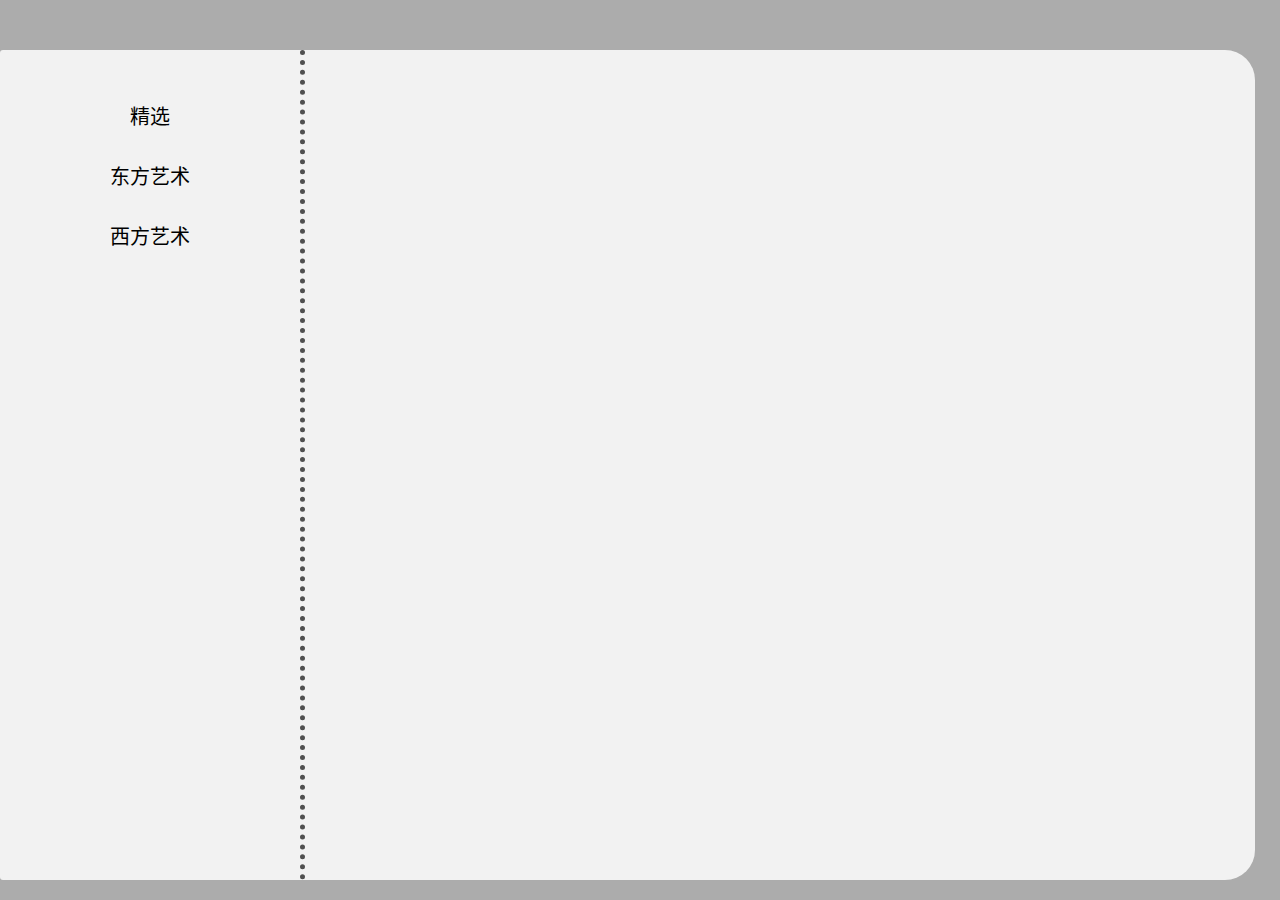
<file: Artico/index.html>
<!DOCTYPE html>
<html lang="zh-CN">

<head>
    <meta charset="UTF-8">
    <meta http-equiv="X-UA-Compatible" content="IE=edge">
    <meta name="viewport" content="width=device-width, initial-scale=1.0">
    <title>Artico</title>
    <link rel="stylesheet" href="css/style.css">
    <script src="js/js-index.js"></script>
</head>

<body>
    <div class="main w">
        <div class="left">
            <button>精选</button>
            <button class="a_e">东方艺术</button>
            <button class="a_w">西方艺术</button>
        </div>
        <div class="center">
            <ul class="east">
            </ul>
            <ul class="west">
            </ul>
        </div>
    </div>
</body>

</html>
</file>
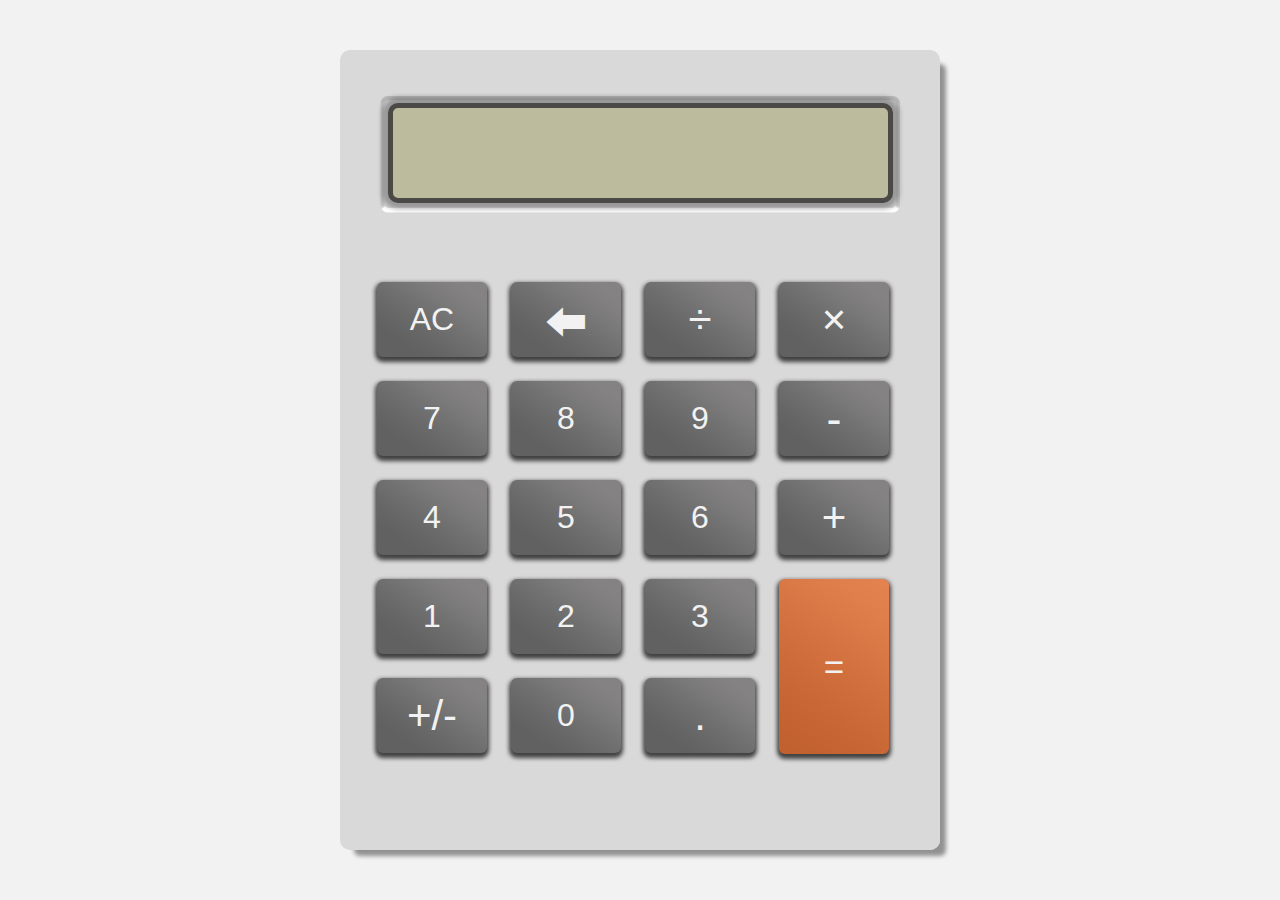
<file: 在线计算器/index.html>
<!DOCTYPE html>
<html lang="zh-CN">

<head>
    <meta charset="UTF-8">
    <meta http-equiv="X-UA-Compatible" content="IE=edge">
    <meta name="viewport" content="width=device-width, initial-scale=1.0">
    <title>在线计算器</title>
    <style>
        @font-face {
            font-family: "SketchRockwell";
            src: url(DIGITAL-Regular.ttf);
        }

        * {
            margin: 0;
            padding: 0;
            border: 0;
        }

        li {
            list-style: none;
        }

        body {
            background-color: #f2f2f2;
        }

        .box {
            position: relative;
            margin: 50px auto;
            width: 600px;
            height: 800px;
        }

        .box img {
            width: 600px;
            height: 800px;
            border-radius: 10px;
            box-shadow: 10px 10px 4px -4px rgba(0, 0, 0, .4);
        }

        .output {
            position: absolute;
            left: 48px;
            top: 53px;
        }

        .output input {
            border: 5px rgba(61, 61, 61, 0.9) solid;
            width: 495px;
            height: 90px;
            outline: none;
            background-color: #bcbb9d;
            border-radius: 10px;
            box-shadow: 0px 0px 5px 6px rgb(0 0 0 / .3);
            text-align: right;
            font-size: 52px;
            color: rgba(31, 30, 30, 0.8);
            font-family: "SketchRockwell";
        }

        .button {
            position: absolute;
            left: 25px;
            top: 220px;
            width: 560px;
            height: 600px;
        }

        .button li button {
            float: left;
            margin: 12px;
            width: 110px;
            height: 75px;
            font-size: 32px;
            color: #f2f2f2;
            background-image: url(img/num.png);
            background-position: center;
            border-radius: 6px;
            box-shadow: 0px 3px 4px 2px rgba(0, 0, 0, .7);
        }

        .button .select {
            float: right;
            width: 110px;
            height: 175px;
            margin-right: 36px;
            font-size: 35px;
            background-image: url(img/=.png);
            background-position: center;
            border-radius: 6px;
            box-shadow: 0px 3px 4px 2px rgba(0, 0, 0, .7);
        }

        button:active {
            background-image: none !important;
            background-color: #616161;
            box-shadow: 0px 3px 8px 4px rgba(0, 0, 0, .2) inset !important;
        }

        .select:active {
            background-image: none !important;
            background-color: #c1612e;
            box-shadow: 0px 3px 8px 4px rgba(0, 0, 0, .2) inset !important;
        }
    </style>
</head>

<body>
    <div class="box">
        <img src="img/input.png">
        <div class="output">
            <input value="" disabled="disabled">
        </div>
        <div class="button">
            <ul>
                <li><button class="clear">AC</button></li>
                <!--0-->
                <li><button class="back" style="font-size: 42px;">⬅</button></li>
                <!--1-->
                <li><button class="operator" style="font-size: 42px;">÷</button></li>
                <!--2-->
                <li><button class="operator" style="font-size: 42px;">×</button></li>
                <!--3-->
                <li><button class="num">7</button></li>
                <!--4-->
                <li><button class="num">8</button></li>
                <!--5-->
                <li><button class="num">9</button></li>
                <!--6-->
                <li><button class="operator" style="font-size: 45px;">-</button></li>
                <!--7-->
                <li><button class="num">4</button></li>
                <!--8-->
                <li><button class="num">5</button></li>
                <!--9-->
                <li><button class="num">6</button></li>
                <!--10-->
                <li><button class="operator" style="font-size: 42px;">+</button></li>
                <!--11-->
                <li><button class="num">1</button></li>
                <!--12-->
                <li><button class="num">2</button></li>
                <!--13-->
                <li><button class="num">3</button></li>
                <!--14-->
                <li><button class="select">=</button></li>
                <!--15-->
                <li><button class="change" style="font-size: 42px;">+/-</button></li>
                <!--16-->
                <li><button class="num">0</button></li>
                <!--17-->
                <li><button class="num" style="font-size: 42px;">.</button></li>
                <!--18-->
            </ul>
        </div>
    </div>
    <script>
        var output = document.querySelector('input')
        var ul = document.querySelector('ul')
        var button = ul.querySelectorAll('button')
        var num = ul.querySelectorAll('.num')
        //第一个数
        var numValue1 = ''
        //第二个数
        var numValue2 = ''
        //操作符
        var opear = ''
        for (var j = 0; j < num.length; j++) {
            num[j].onclick = function () {
                if (opear == '') {
                    numValue1 += this.innerText
                    output.value = numValue1
                } else {
                    numValue2 += this.innerText
                    output.value = numValue1 + opear + numValue2
                }
            }
        }
        num[10].onclick = function () {
            if (opear == '') {
                numValue1 += this.innerText
                output.value = numValue1
            } else {
                numValue2 += this.innerText
                output.value = numValue1 + opear + numValue2
            }
            this.disabled = 'disabled'
        }
        var operators = ul.querySelectorAll('.operator')
        for (i = 0; i < operators.length; i++) {
            operators[i].onclick = function () {
                if (numValue1 !== '') {
                    opear = this.innerText
                    output.value = numValue1 + opear
                    num[10].disabled = ''
                }
            }
        }
        var result = ul.querySelector('.select')
        result.onclick = function () {
            var one = parseFloat(numValue1)
            if (numValue2 !== '') {
                var two = parseFloat(numValue2)
            } else {
                two = parseFloat(numValue1)
            }
            var r = null
            switch (opear) {
                case '+':
                    r = one + two
                    break
                case '-':
                    r = one - two
                    break
                case '×':
                    r = one * two
                    break
                case '÷':
                    if (two == 0) {
                        alert('除数不能为0')
                    } else {
                        r = one / two
                    } break
            }
            numValue1 = r
            numValue2 = ''
            output.value = r
            console.log(one, two);
        }
        var back = ul.querySelector('.back')
        back.onclick = function () {
            if (numValue1.length !== 1 && numValue2 == '' && opear == '') {
                numValue1 = numValue1.substring(0, numValue1.length - 1)
                output.value = numValue1
            } else if (numValue1.length == 1 && opear == '' && numValue2 == '') {
                numValue1 = ''
                output.value = numValue1
            } else if (opear !== '' && numValue2 == '') {
                opear = ''
                output.value = numValue1
            } else if (numValue2.length !== 1) {
                numValue2 = numValue2.substring(0, numValue1.length - 1)
                output.value = numValue1 + opear + numValue2
            } else if (numValue2.length == 1) {
                numValue2 = ''
                output.value = numValue1 + opear
            }
        }
        var change = ul.querySelector('.change')
        change.onclick = function () {
            if (numValue2 == '') {
                numValue1 = -1 * numValue1
                output.value = numValue1
            } else {
                numValue2 = -1 * numValue2
                output.value = numValue1 + opear + numValue2
            }
        }
        var clear = ul.querySelector('.clear')
        clear.onclick = function () {
            numValue1 = ''
            numValue2 = ''
            opear = ''
            output.value = '0'
            num[10].disabled = ''
        }
    </script>
</body>

</html>
</file>
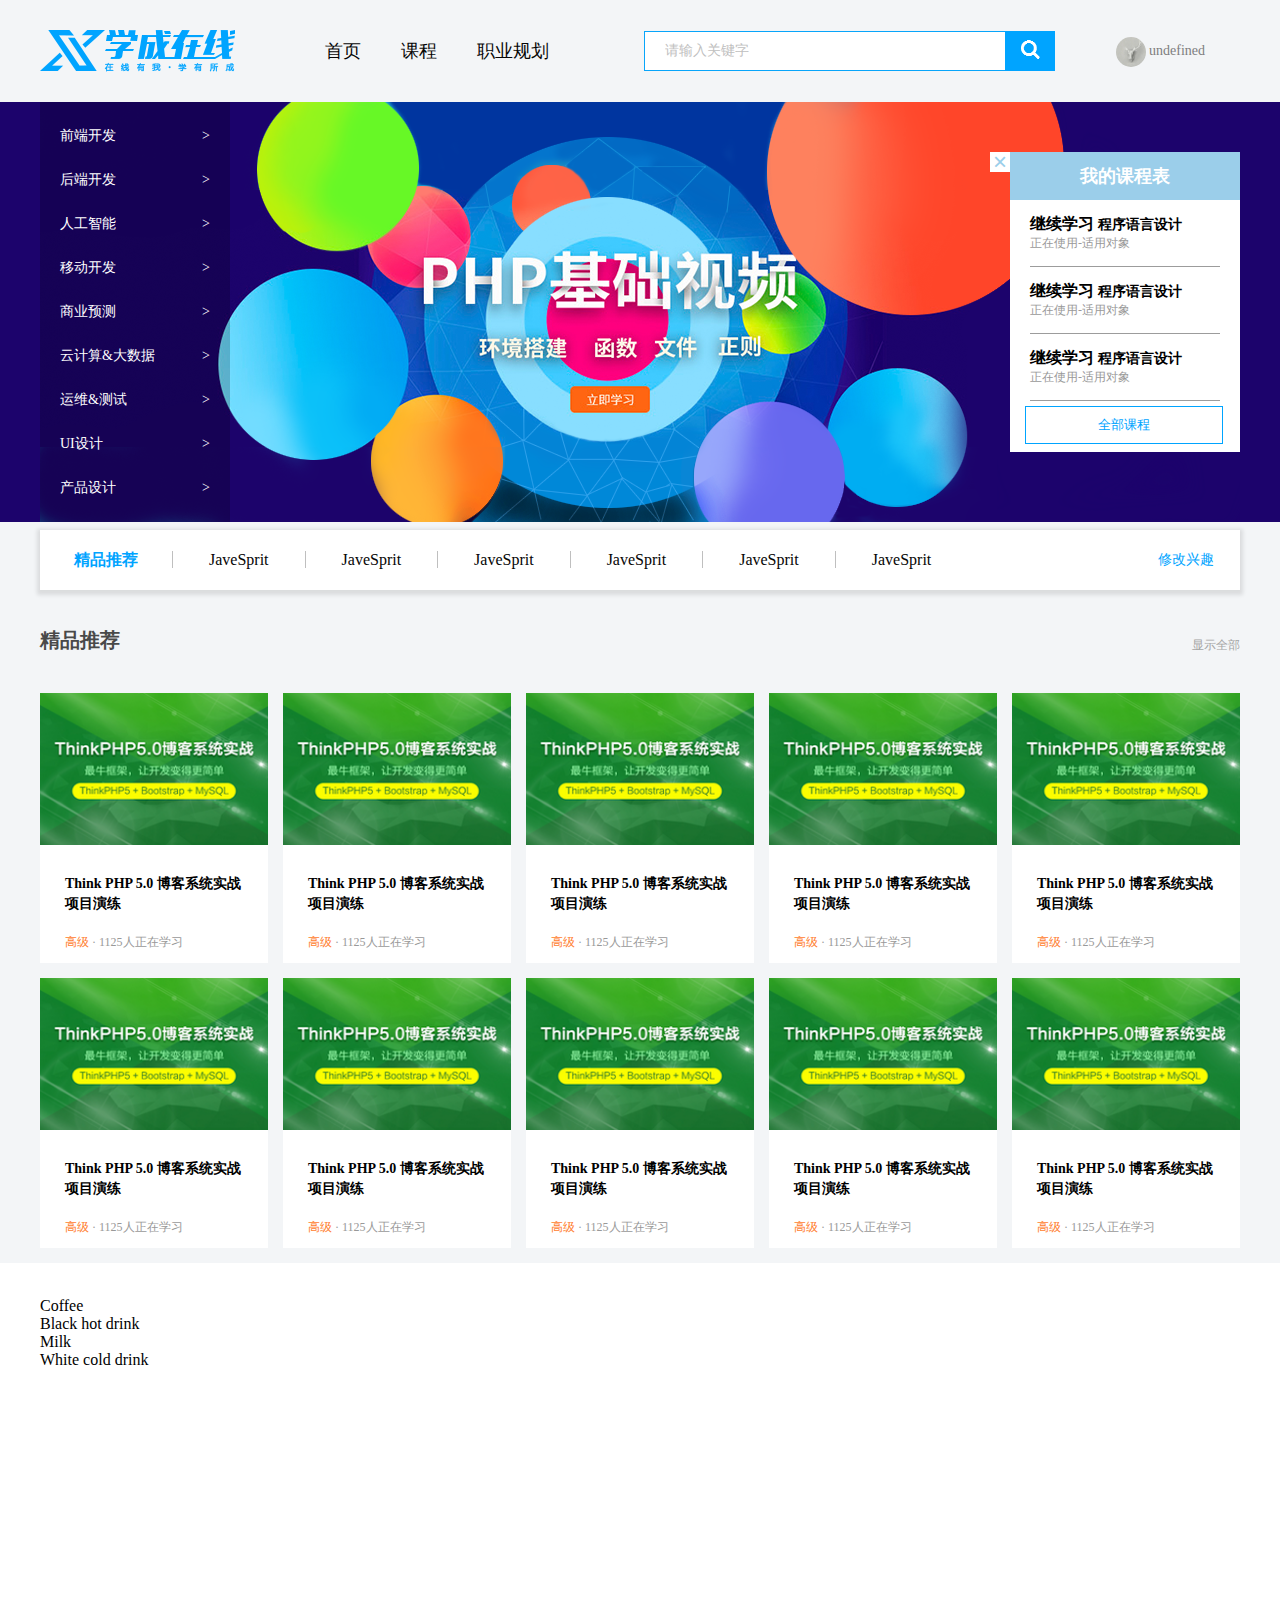
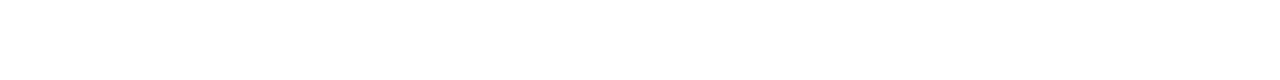
<file: 学成网首页/index.html>
<!DOCTYPE html>
<html>

<head>
    <title>学成在线首页</title>
    <link rel="stylesheet" href="style.css">
</head>

</html>

<body>
    <div class="header w">
        <div class="logo">
            <img src="img/学成在线.png">
        </div>
        <div class="nav">
            <ul>
                <li><a href="#">首页</a></li>
                <li><a href="#">课程</a></li>
                <li><a href="#">职业规划</a></li>
            </ul>
        </div>
        <div class="search">
            <input id="search" type=txet value="请输入关键字">
            <button><img src="img/fa-search.png"></button>
        </div>
        <div class="user">
            <img src="img/user.jpg" align="middle">
            <span>DeepMind</span>
        </div>
    </div>
    <div class="banner">
        <div class="w">
            <div class="subnav">
                <li><a href="#">前端开发<span>></span></a>
                    <ul class="nextnav">
                        <li><a href="#">二级菜单开发</a></li>
                        <li><a href="#">二级开发</a></li>
                        <li><a href="#">二级菜单开发</a></li>
                        <li><a href="#">二级开发</a></li>
                        <li><a href="#">二级菜单开发</a></li>
                        <li><a href="#">二菜开发</a></li>
                        <li><a href="#">二级单开发</a></li>
                        <li><a href="#">二级菜单开发</a></li>
                        <li><a href="#">菜单</a></li>
                    </ul>
                </li>
                <li><a href="#">后端开发<span>></span></a>
                    <ul class="nextnav">
                        <li><a href="#">二单开发</a></li>
                        <li><a href="#">级开发</a></li>
                        <li><a href="#">二菜单开发</a></li>
                        <li><a href="#">二级开刷动啊发</a></li>
                        <li><a href="#">二级单开发</a></li>
                        <li><a href="#">菜发</a></li>
                        <li><a href="#">二单开发</a></li>
                        <li><a href="#">菜单开是大发</a></li>
                        <li><a href="#">菜是单</a></li>
                    </ul>
                </li>
                <li><a href="#">人工智能<span>></span></a></li>
                <li><a href="#">移动开发<span>></span></a></li>
                <li><a href="#">商业预测<span>></span></a></li>
                <li><a href="#">云计算&大数据<span>></span></a></li>
                <li><a href="#">运维&测试<span>></span></a></li>
                <li><a href="#">UI设计<span>></span></a></li>
                <li><a href="#">产品设计<span>></span></a></li>
            </div>
            <div class="course">
                <div class="closeCourse">
                    <button>×</button>
                </div>
                <h2>我的课程表</h2>
                <div class="bd">
                    <ul>
                        <li><a href="#">
                                <h2>继续学习<span>&nbsp程序语言设计</span></h2>
                                <p>正在使用-适用对象</p>
                            </a></li>
                        <li><a href="#">
                                <h2>继续学习<span>&nbsp程序语言设计</span></h2>
                                <p>正在使用-适用对象</p>
                            </a></li>
                        <li><a href="#">
                                <h2>继续学习<span>&nbsp程序语言设计</span></h2>
                                <p>正在使用-适用对象</p>
                            </a></li>
                    </ul>
                    <button>全部课程</button>
                </div>
            </div>

        </div>
    </div>
    <div class="goods w">
        <h3>精品推荐</h3>
        <ul>
            <li><a href="#">JaveSprit</a></li>
            <li><a href="#">JaveSprit</a></li>
            <li><a href="#">JaveSprit</a></li>
            <li><a href="#">JaveSprit</a></li>
            <li><a href="#">JaveSprit</a></li>
            <li><a href="#">JaveSprit</a></li>
        </ul>
        <div class="mod">
            <a href="#">修改兴趣</a>
        </div>
    </div>
    <div class="box-hd w">
        <h3>精品推荐</h3>
        <a href="#">显示全部</a>
    </div>
    <div class="list w">
        <ul class="clearfix">
            <a href="#">
                <li><img src="img/图层133.png" alt="推荐图">
                    <div class="text">
                        <h4>Think PHP 5.0 博客系统实战项目演练</h4>
                        <p>高级<span>&nbsp·&nbsp1125人正在学习</span></p>
                    </div>
                </li>
            </a>
            <a href="#">
                <li><img src="img/图层133.png" alt="推荐图">
                    <div class="text">
                        <h4>Think PHP 5.0 博客系统实战项目演练</h4>
                        <p>高级<span>&nbsp·&nbsp1125人正在学习</span></p>
                    </div>
                </li>
            </a>
            <a href="#">
                <li><img src="img/图层133.png" alt="推荐图">
                    <div class="text">
                        <h4>Think PHP 5.0 博客系统实战项目演练</h4>
                        <p>高级<span>&nbsp·&nbsp1125人正在学习</span></p>
                    </div>
                </li>
            </a>
            <a href="#">
                <li><img src="img/图层133.png" alt="推荐图">
                    <div class="text">
                        <h4>Think PHP 5.0 博客系统实战项目演练</h4>
                        <p>高级<span>&nbsp·&nbsp1125人正在学习</span></p>
                    </div>
                </li>
            </a>
            <a href="#">
                <li><img src="img/图层133.png" alt="推荐图">
                    <div class="text">
                        <h4>Think PHP 5.0 博客系统实战项目演练</h4>
                        <p>高级<span>&nbsp·&nbsp1125人正在学习</span></p>
                    </div>
                </li>
            </a>
            <a href="#">
                <li><img src="img/图层133.png" alt="推荐图">
                    <div class="text">
                        <h4>Think PHP 5.0 博客系统实战项目演练</h4>
                        <p>高级<span>&nbsp·&nbsp1125人正在学习</span></p>
                    </div>
                </li>
            </a>
            <a href="#">
                <li><img src="img/图层133.png" alt="推荐图">
                    <div class="text">
                        <h4>Think PHP 5.0 博客系统实战项目演练</h4>
                        <p>高级<span>&nbsp·&nbsp1125人正在学习</span></p>
                    </div>
                </li>
            </a>
            <a href="#">
                <li><img src="img/图层133.png" alt="推荐图">
                    <div class="text">
                        <h4>Think PHP 5.0 博客系统实战项目演练</h4>
                        <p>高级<span>&nbsp·&nbsp1125人正在学习</span></p>
                    </div>
                </li>
            </a>
            <a href="#">
                <li><img src="img/图层133.png" alt="推荐图">
                    <div class="text">
                        <h4>Think PHP 5.0 博客系统实战项目演练</h4>
                        <p>高级<span>&nbsp·&nbsp1125人正在学习</span></p>
                    </div>
                </li>
            </a>
            <a href="#">
                <li><img src="img/图层133.png" alt="推荐图">
                    <div class="text">
                        <h4>Think PHP 5.0 博客系统实战项目演练</h4>
                        <p>高级<span>&nbsp·&nbsp1125人正在学习</span></p>
                    </div>
                </li>
            </a>
        </ul>
    </div>
    <div class="footer">
        <div class="w">
            <dl>
                <dt>Coffee</dt>
                <dd>Black hot drink</dd>
                <dt>Milk</dt>
                <dd>White cold drink</dd>
            </dl>
        </div>
    </div>
    <script src="script.js"></script>
</body>
</file>
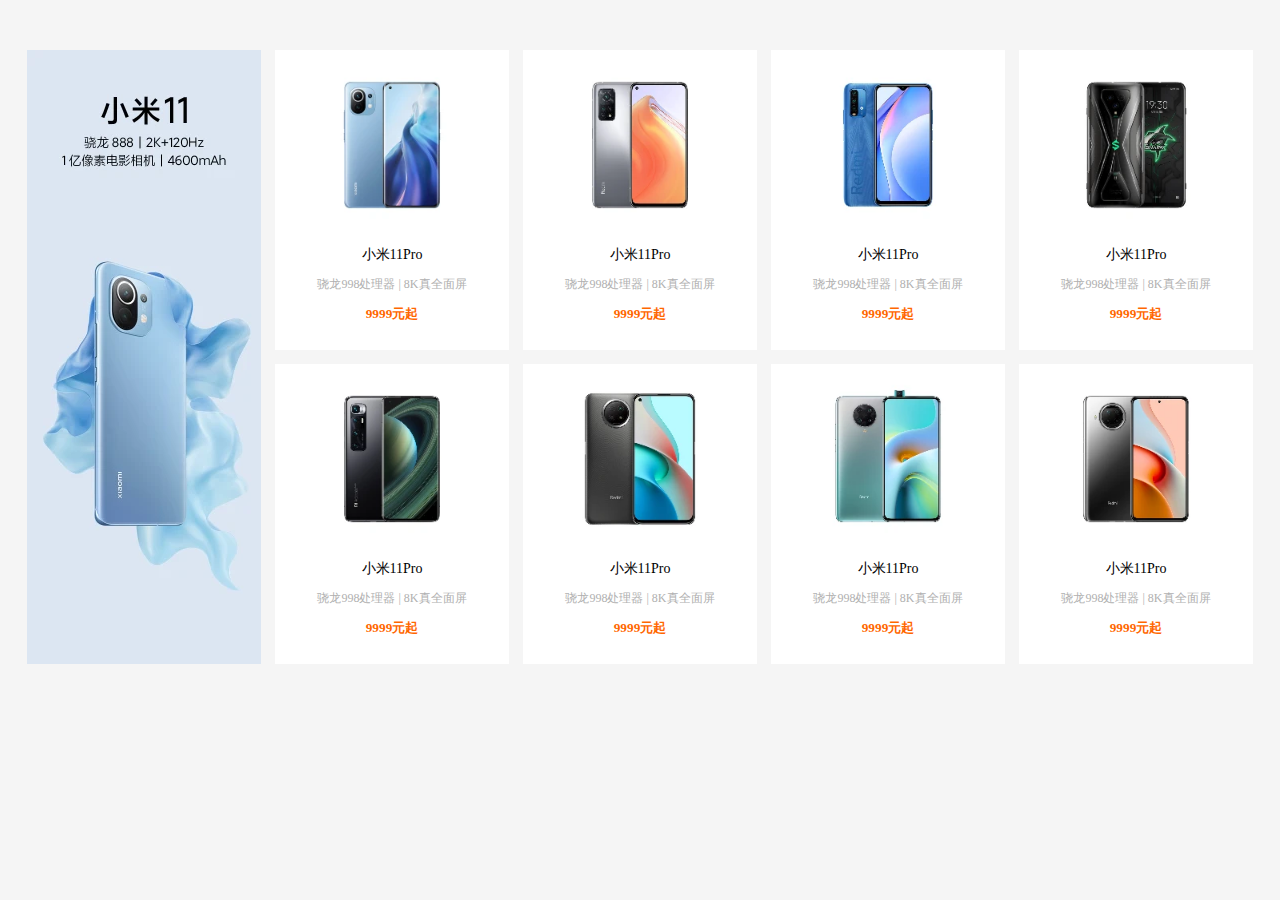
<file: 小米首页/index.html>
<html>
<head>
    <style>
        *{
            margin: 0;
            padding: 0;
        }
        body{
            background-color: #f5f5f5;
        }
        .box{
            width: 1226px;
            height: 614px;
            background-color:#f5f5f5;
            margin: 50px auto;
        }
        .left{
            float: left;
            width: 234px;
            height: 614px;
        }
        .left:hover{
            box-shadow:-10px 10px 15px -4px rgba(0,0,0,.2);
        }
        .right{
            float: left;
            width: 992px;
            height: 614px;
            background-color:#f5f5f5;
        }
        .right>div{
            float: left;
            width: 234px;
            height: 300px;
            background-color: #fff;
            margin-left:14px;
            margin-bottom: 14px;
            text-align: center;
        }
        .right>div:hover{
            box-shadow:10px 10px 20px -4px rgba(39, 39, 39, 0.1);
        }
        .right img{
            width: 160px;
            height: 160px;
            margin: 15px 37px;
        }
        h4{
            font-size: 14px;
            font-weight: 400;
            margin-top: 6px;
        }
        p{
            font-size: 12px;
            margin-top: 12px;
            margin-bottom: 12px;
            color: #b0b0b0;
        }
        em{
            font-style: normal;
            color: #b0b0b0;
        }
        h5{
            color: #ff6700;
        }

    </style>
</head>

<body>
    <div class="box">
        <div class="left">
            <a href="#">
            <img src="img/5.jpg" alt="">
            </a>
        </div>
        <div class="right">
            <div>
                <a href="#">
                    <img src="img/1.jpg" alt=""></a>
                    <h4>小米11Pro</h4>
                    <p>骁龙998处理器
                    <em>|</em>
                    <span>8K真全面屏</span></p>
                    <h5>9999元起</h5>
            </div>
            <div>
                <a href="#">
                    <img src="img/2.jpg" alt=""></a>
                    <h4>小米11Pro</h4>
                    <p>骁龙998处理器
                    <em>|</em>
                    <span>8K真全面屏</span></p>
                    <h5>9999元起</h5>
            </div>
            <div>
                <a href="#">
                    <img src="img/3.jpg" alt=""></a>
                    <h4>小米11Pro</h4>
                    <p>骁龙998处理器
                    <em>|</em>
                    <span>8K真全面屏</span></p>
                    <h5>9999元起</h5>
            </div>
            <div>
                <a href="#">
                    <img src="img/4.jpg" alt=""></a>
                    <h4>小米11Pro</h4>
                    <p>骁龙998处理器
                    <em>|</em>
                    <span>8K真全面屏</span></p>
                    <h5>9999元起</h5>
            </div>
            <div>
                <a href="#">
                    <img src="img/6.jpg" alt=""></a>
                    <h4>小米11Pro</h4>
                    <p>骁龙998处理器
                    <em>|</em>
                    <span>8K真全面屏</span></p>
                    <h5>9999元起</h5>
            </div>
            <div>
                <a href="#">
                    <img src="img/7.jpg" alt=""></a>
                    <h4>小米11Pro</h4>
                    <p>骁龙998处理器
                    <em>|</em>
                    <span>8K真全面屏</span></p>
                    <h5>9999元起</h5>
            </div>
            <div>
                <a href="#">
                    <img src="img/8.jpg" alt=""></a>
                    <h4>小米11Pro</h4>
                    <p>骁龙998处理器
                    <em>|</em>
                    <span>8K真全面屏</span></p>
                    <h5>9999元起</h5>
            </div>
            <div>
                <a href="#">
                    <img src="img/9.jpg" alt=""></a>
                    <h4>小米11Pro</h4>
                    <p>骁龙998处理器
                    <em>|</em>
                    <span>8K真全面屏</span></p>
                    <h5>9999元起</h5>
            </div>
        </div>
    </div>
</body>
</html>
</file>
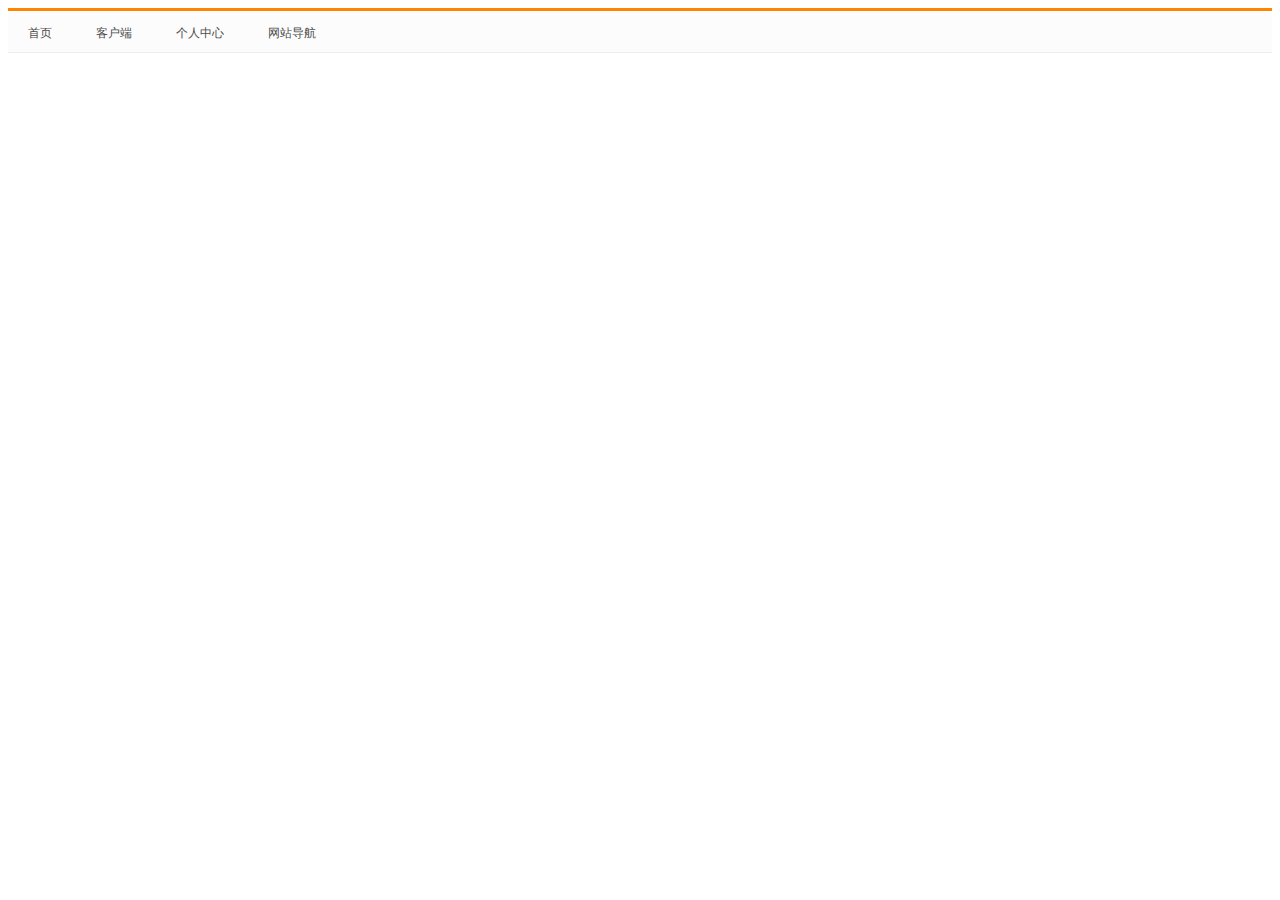
<file: 新浪首页/index.html>
<!DOCTYPE html>
<html lang="cn">
<head>
    <meta charset="UTF-8">
    <title> 新浪</title>
    <link rel="stylesheet" href=css/style.css>
</head>
<body>
    <div class="tittle">
        <a href="#">首页</a>
        <a href="#">客户端</a>
        <a href="#">个人中心</a>
        <a href="#">网站导航</a>
    </div>
</body>
</file>
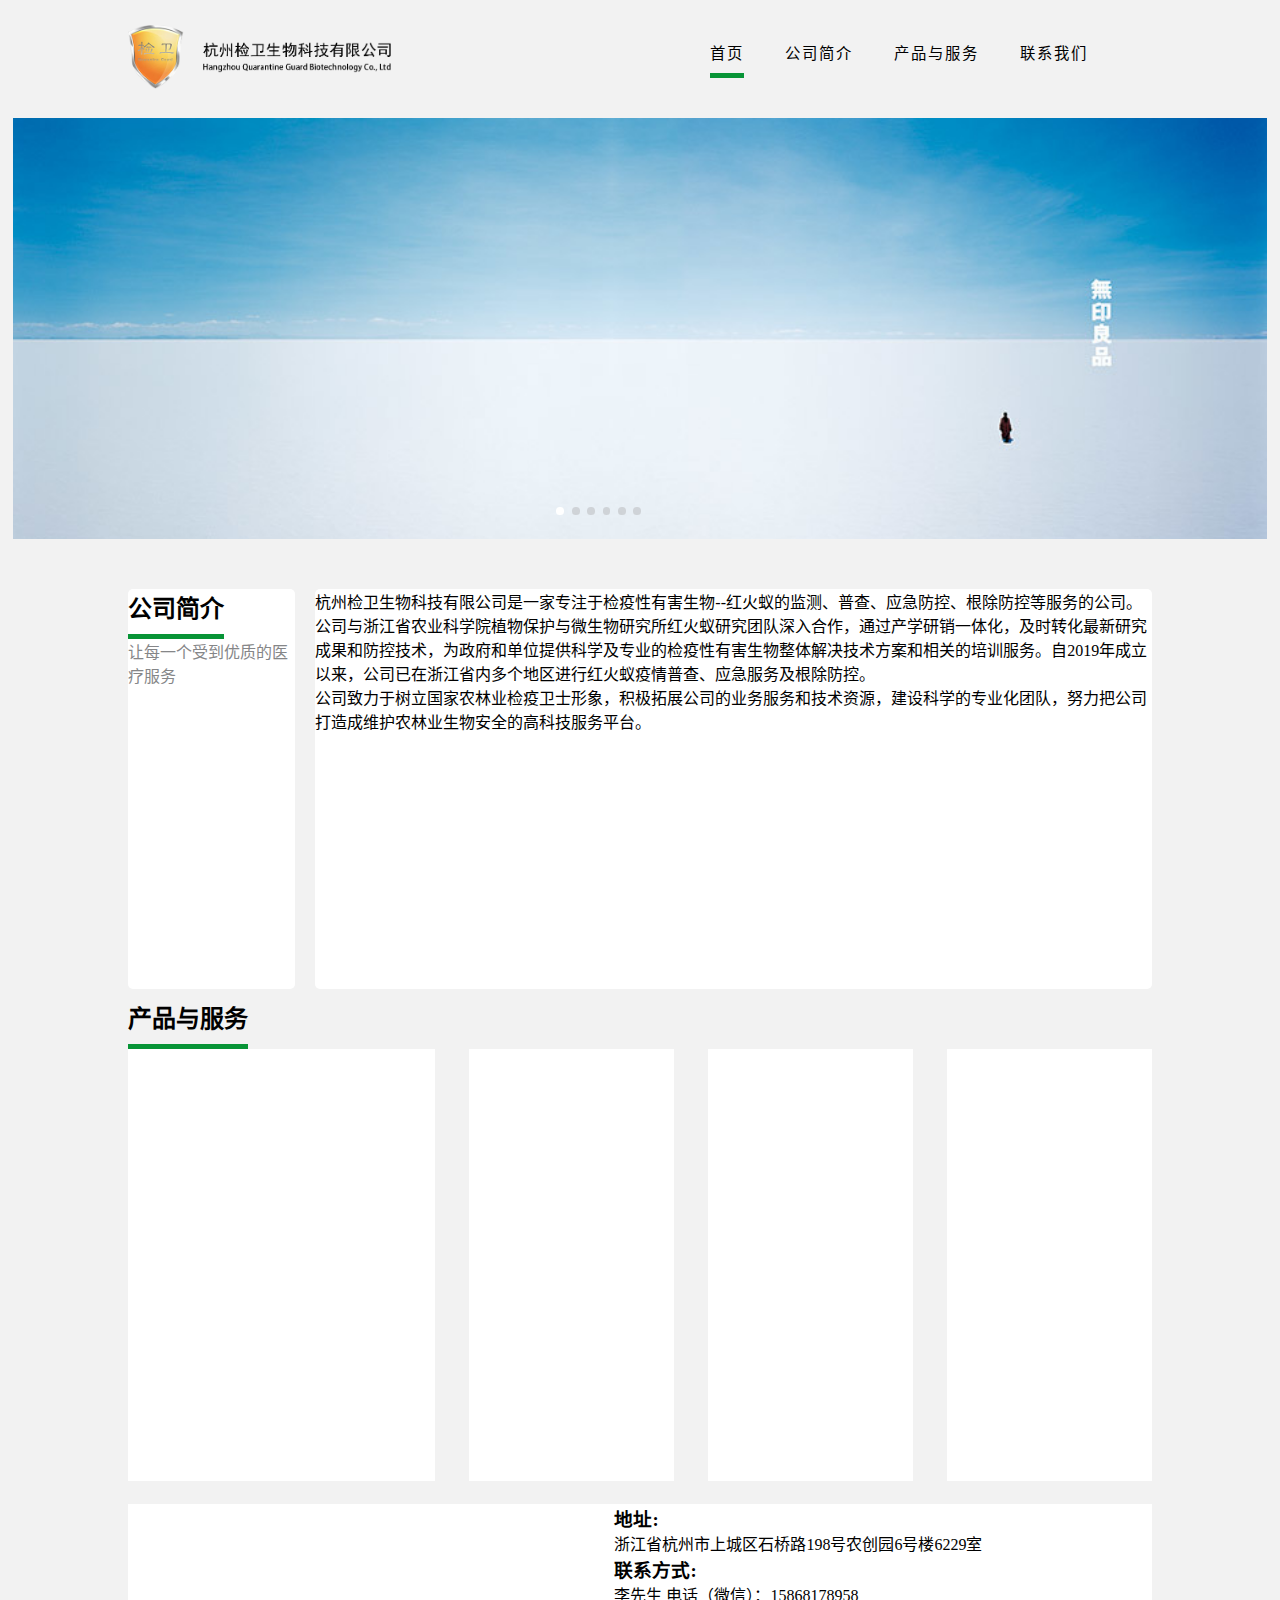
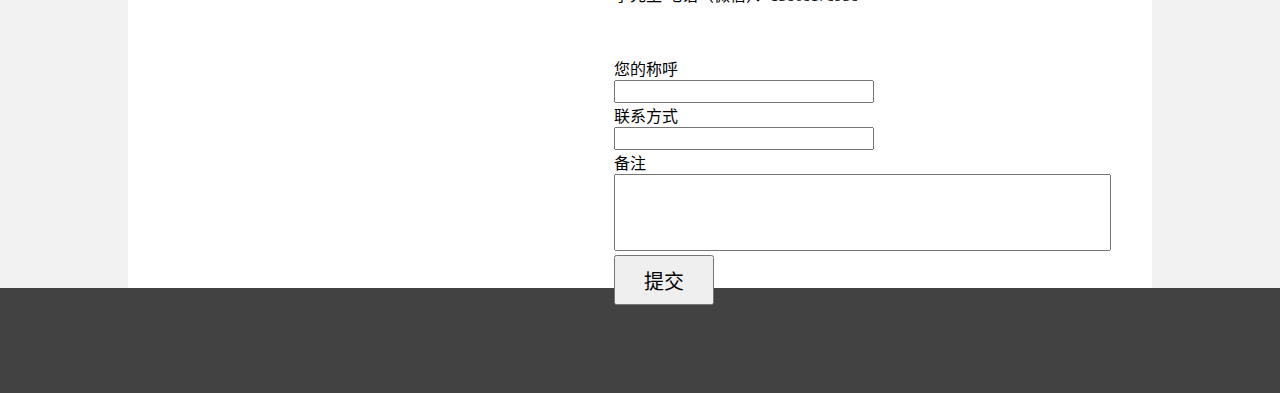
<file: 检卫官网/index.html>
<!DOCTYPE html>
<html lang="zh-CN">

<head>
    <meta charset="UTF-8">
    <meta http-equiv="X-UA-Compatible" content="IE=edge">
    <meta name="viewport" content="width=device-width, initial-scale=1.0">
    <title>Document</title>
    <link rel="stylesheet" href="css/index.css">
</head>

<body>
    <div class="header">
        <div class="logo">
            <a href="#"><img src="img/logo带文字.png" alt="首页logo"></a>
        </div>
        <div class="nav">
            <li class="title"><a href="#">首页</a></li>
            <li><a href="#">公司简介</a></li>
            <li><a href="#">产品与服务</a></li>
            <li><a href="#">联系我们</a></li>
        </div>
    </div>
    <div class="banner">
        <ul>
            <li><img src="img/无印良品地平线海报1.jpg"></li>
            <li><img src="img/无印良品地平线海报2.jpg"></li>
            <li><img src="img/无印良品地平线海报3.jpg"></li>
            <li><img src="img/无印良品地平线海报4.jpg"></li>
            <li><img src="img/无印良品地平线海报5.jpg"></li>
            <li><img src="img/无印良品地平线海报6.jpg"></li>
        </ul>
        <div class="pre">
            <a href="javascript:;">&lt;</a>
        </div>
        <div class="next">
            <a href="javascript:;">&gt;</a>
        </div>
        <ol class="circle">
        </ol>
    </div>
    <div class="jianjie w">
        <div class="jianjie_left">
            <h2 class="title">公司简介</h2><br>
            <span style="color: rgb(133, 134, 136);">让每一个受到优质的医疗服务</span>
        </div>
        <div class="jianjie_right">
            杭州检卫生物科技有限公司是一家专注于检疫性有害生物--红火蚁的监测、普查、应急防控、根除防控等服务的公司。公司与浙江省农业科学院植物保护与微生物研究所红火蚁研究团队深入合作，通过产学研销一体化，及时转化最新研究成果和防控技术，为政府和单位提供科学及专业的检疫性有害生物整体解决技术方案和相关的培训服务。自2019年成立以来，公司已在浙江省内多个地区进行红火蚁疫情普查、应急服务及根除防控。<br>
            公司致力于树立国家农林业检疫卫士形象，积极拓展公司的业务服务和技术资源，建设科学的专业化团队，努力把公司打造成维护农林业生物安全的高科技服务平台。

        </div>
    </div>
    <div class="canpin">
        <div class="canpinbiaoti">
            <h2 class="title">产品与服务</h2>
        </div>
        <ul>
            <li class="active"></li>
            <li></li>
            <li></li>
            <li></li>
        </ul>
    </div>
    <div class="dizhi w">
        <div class="map">
            <iframe src="mod/map3.0.html" frameborder="0" width=100% height=100%>
            </iframe>
        </div>
        <div class="xinxi">
            <h3>地址:</h3>
            浙江省杭州市上城区石桥路198号农创园6号楼6229室
            <h3>联系方式:</h3>
            李先生 电话（微信）：15868178958
            <form action="mail.php" id="user_data">
                您的称呼<input type="text" name="user_name" id="uesr_name">
                联系方式<input type="text" name="uesr_tel" id="user_tel">
                备注<br><textarea rows="5" cols="60"></textarea>
                <br>
                <button type="submit">提交</button>
            </form>
        </div>

    </div>
    <div class="foot">

    </div>
</body>
<script src="../lib/jQuery.js"></script>
<script src="../lib/jQuery.js"></script>
<script src="mod/animate.js"></script>
<script src="js/index.js"></script>

</html>
</file>
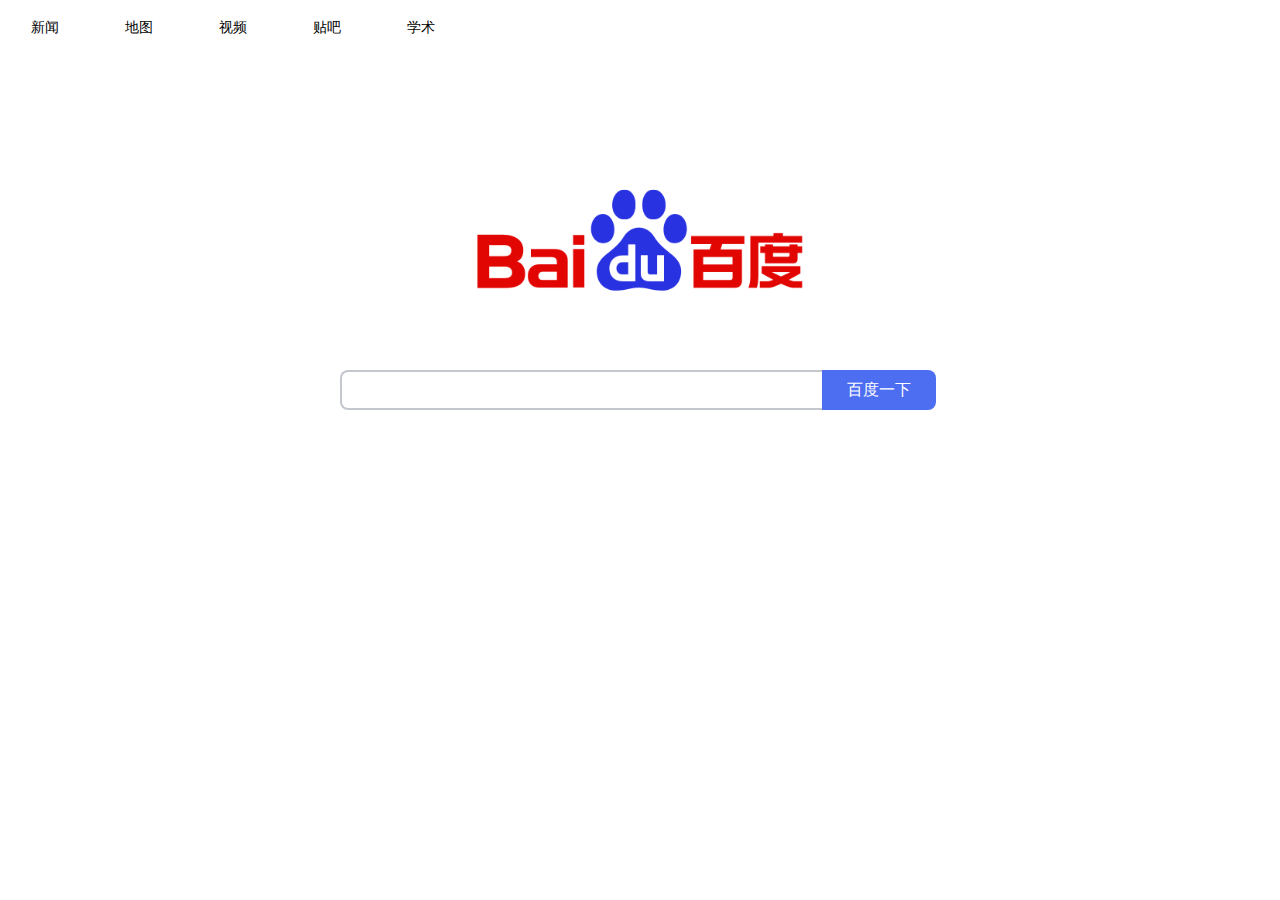
<file: 百度/index.html>
<!DOCTYPE html>
<html lang="cn">
<head>
    <meta charset="UTF-8">
    <title>百度</title>
    <link rel="stylesheet" href=css/style.css>
</head>
<body>
<div class="header">
    <div class="list">
    <a href="http://news.baidu.com"target="_blank">新闻</a>
    <a href="https://map.baidu.com/@12735043.78,4289480.73,12z"target="_blank">地图</a>
    <a href="https://haokan.baidu.com/?sfrom=baidu-top" target="_blank">视频</a>
    <a href="http://tieba.baidu.com/" target="_blank">贴吧</a>
    <a href="https://xueshu.baidu.com/" target="_blank">学术</a>
    </div>
    <div class="weather">
    <iframe width="280" scrolling="no" height="60px" frameborder="0" allowtransparency="true" src="http://i.tianqi.com/index.php?c=code&id=34&icon=1&num=3"></iframe>
    </div>
</div>    
<div class="body">
    <div class="logo">
        <a href="http://www.baidu.com" target="_blank" title="首页">
        <img src=css/img/1.png alt="百度一下 你就知道">
        </a>
    </div>  
    <div class="search">
        <div class="left">
            <input class=input type="text">
        </div>
        <div class="right">
            <input class=submit type="submit" value="百度一下">
        </div>
    </div>
</div>    
</body>
</file>
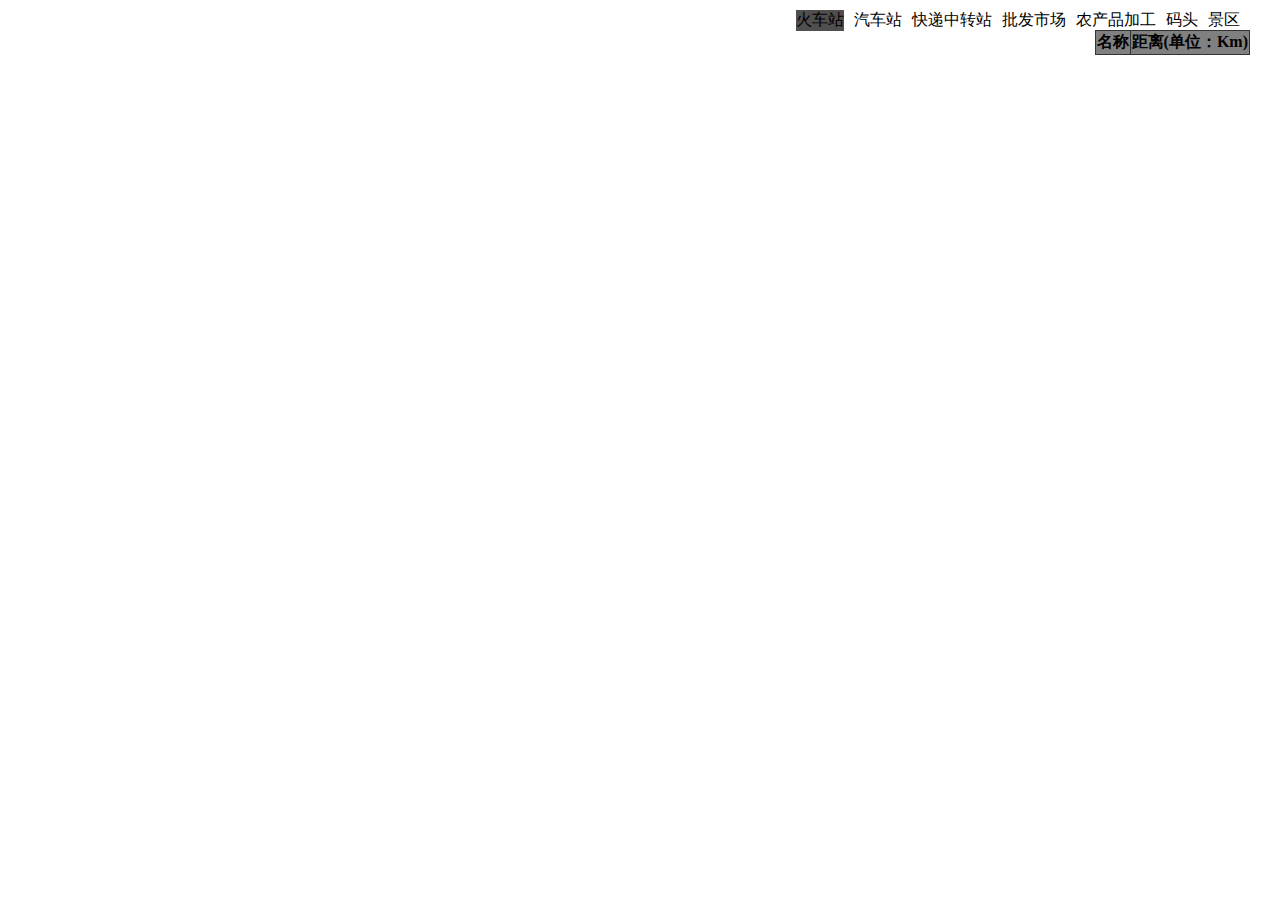
<file: 距离查询/index.html>
<!doctype html>
<html>

<head>
    <meta charset="utf-8">
    <meta http-equiv="X-UA-Compatible" content="IE=edge">
    <meta name="viewport" content="initial-scale=1.0, user-scalable=no, width=device-width">
    <link rel="stylesheet" href="https://a.amap.com/jsapi_demos/static/demo-center/css/demo-center.css" />
    <meta name="viewport" content="initial-scale=1.0, user-scalable=no">
    <title>地图显示</title>
    <style>
        html,
        body,
        #container {
            width: 100%;
            height: 100%;
        }

        #panel {
            position: absolute;
            background-color: white;
            max-height: 90%;
            overflow-y: auto;
            top: 30px;
            right: 10px;
            width: 380px;
        }

        .tab {
            position: absolute;

            right: 30px;
            top: 10px;

        }

        .tab .title {
            float: left;
            margin-right: 10px;
        }

        .tab .active {
            background: rgb(80, 78, 78);
        }

        table {
            position: absolute;
            right: 30px;
            top: 30px;
            border-collapse: collapse;
            text-align: center;
        }

        th,
        td {
            border: 1px solid #333;

        }
    </style>
</head>

<body>
    <div id="container"></div>
    <div class="tab">
        <div class="title active">火车站</div>
        <div class="title">汽车站</div>
        <div class="title">快递中转站</div>
        <div class="title">批发市场</div>
        <div class="title">农产品加工</div>
        <div class="title">码头</div>
        <div class="title">景区</div>
    </div>
    <div id="panel"></div>
    <table>
        <thead>
            <tr bgcolor="gray">
                <th>名称</th>
                <th>距离(单位：Km)</th>
            </tr>
        </thead>
        <tbody>
        </tbody>
    </table>
    <!-- 加载地图JSAPI脚本 -->
    <script type="text/javascript">
        window._AMapSecurityConfig = {
            securityJsCode: '1ae16bef88b07b0dba85902a3f50e524',
        }
    </script>
    <script type="text/javascript"
        src="https://webapi.amap.com/maps?v=2.0&key=331f465b12fd3c9a3ca8e8f30af0f8a8"></script>
    <script>
        var map = new AMap.Map('container', {
            viewMode: '2D', // 默认使用 2D 模式，如果希望使用带有俯仰角的 3D 模式，请设置 viewMode: '3D',
            zoom: 15, //初始化地图层级
        });
    </script>

    <script src="plugin.js"></script>
    <script>

    </script>
</body>

</html>
</file>
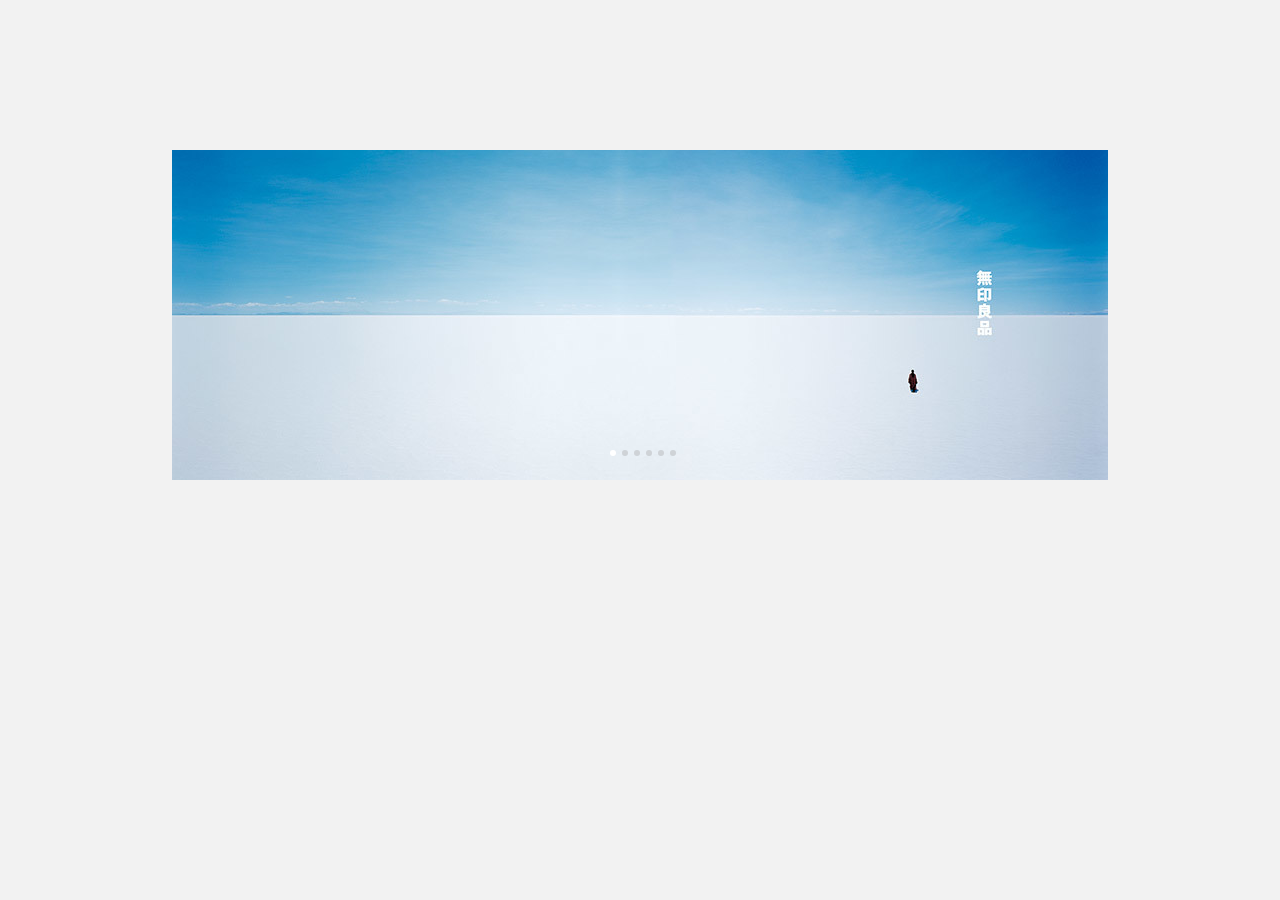
<file: 轮播图模块/index.html>
<!DOCTYPE html>
<html lang="zh-CN">

<head>
    <meta charset="UTF-8">
    <meta http-equiv="X-UA-Compatible" content="IE=edge">
    <meta name="viewport" content="width=device-width, initial-scale=1.0">
    <title>Document</title>
    <style>
        * {
            margin: 0;
            padding: 0;
        }

        a {
            text-decoration: none;
        }

        li {
            list-style: none;
        }

        body {
            padding-top: 150px;
            background-color: #f2f2f2;
        }

        .banner {
            position: relative;
            width: 936px;
            height: 330px;
            margin: auto;
            overflow: hidden;
        }

        .banner ul {
            position: absolute;
            left: 0;
            top: 0;
            width: 700%;
        }

        .banner ul li {
            float: left;
        }

        .banner ul li img {
            width: 936px;
        }

        .pre,
        .next {
            display: none;
            position: absolute;
            top: 150px;
            width: 30px;
            height: 30px;
            text-align: center;
            font-size: 30px;
        }

        .pre a,
        .next a {
            color: #c0c0c0;
        }

        .pre {
            left: 0;
        }

        .pre a:hover,
        .next a:hover {
            color: #ffff;
        }

        .next {
            right: 0;
        }

        .circle {
            position: absolute;
            bottom: 20px;
            left: 50%;
            width: 100px;
            margin-left: -50px;
            text-align: center;
        }

        .circle li {
            display: inline-block;
            width: 6px;
            height: 6px;
            margin-left: 6px;
            border-radius: 50%;
            background-color: rgba(148, 145, 145, 0.3);
        }

        .circle .select {
            background-color: #fff;
        }
    </style>
    <script src="js/animate.js"></script>
    <script src="js/index-js.js"></script>
</head>

<body>
    <div class="banner">
        <ul>
            <li><img src="img/无印良品地平线海报1.jpg"></li>
            <li><img src="img/无印良品地平线海报2.jpg"></li>
            <li><img src="img/无印良品地平线海报3.jpg"></li>
            <li><img src="img/无印良品地平线海报4.jpg"></li>
            <li><img src="img/无印良品地平线海报5.jpg"></li>
            <li><img src="img/无印良品地平线海报6.jpg"></li>
        </ul>
        <div class="pre">
            <a href="javascript:;">&lt;</a>
        </div>
        <div class="next">
            <a href="javascript:;">&gt;</a>
        </div>
        <ol class="circle">
        </ol>
    </div>
</body>

</html>
</file>
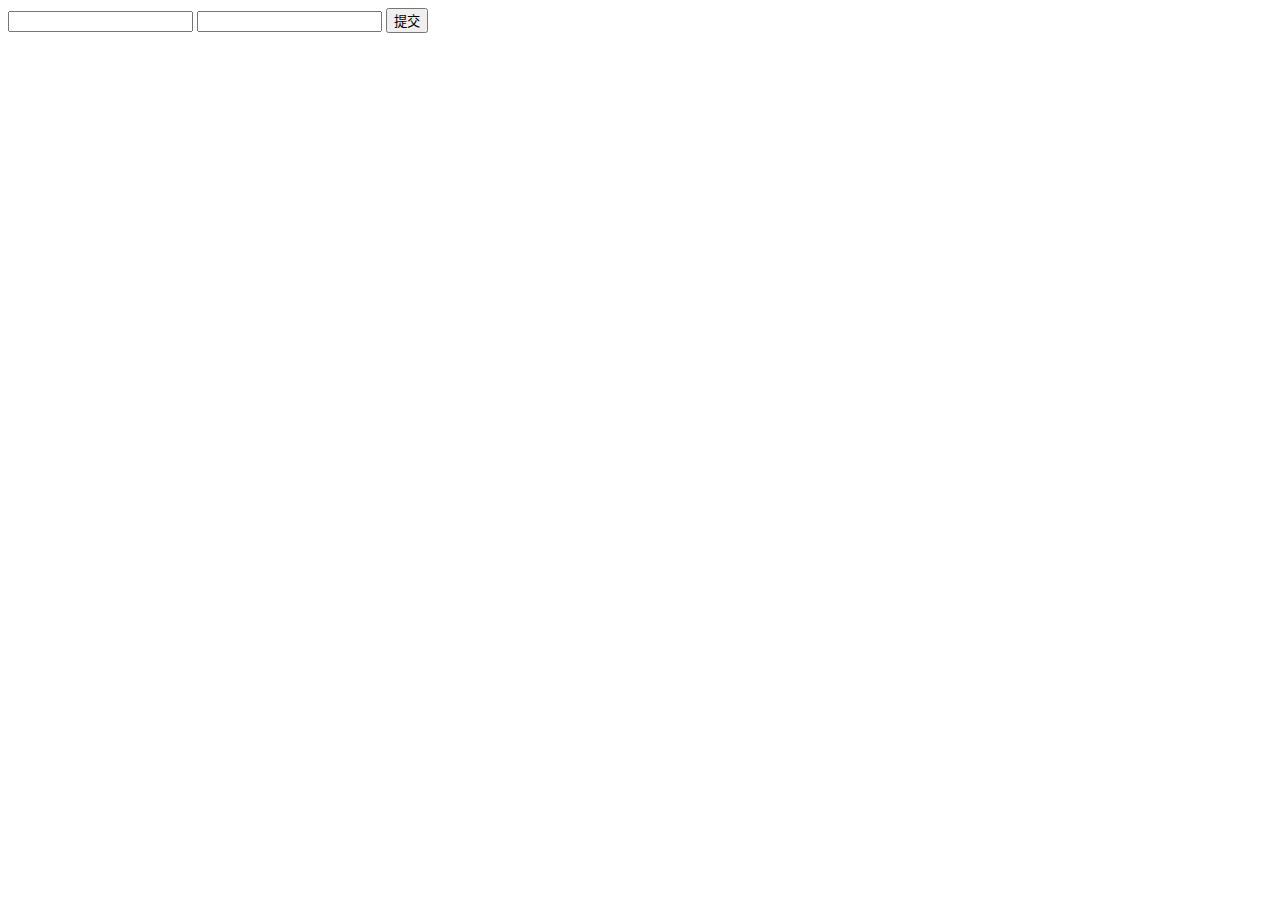
<file: Ajax/ajax提交表单.html>
<!DOCTYPE html>
<html lang="zh-CN">

<head>
    <meta charset="UTF-8">
    <meta http-equiv="X-UA-Compatible" content="IE=edge">
    <meta name="viewport" content="width=device-width, initial-scale=1.0">
    <title>Document</title>
    <style>

    </style>
    <script src="/lib/jQuery.js"></script>

</head>

<body>
    <form action="/login" id="xinxi">
        <input type="text" name="user_name">
        <input type="password" name="uesr_password">
        <button type="submit">提交</button>
    </form>
    <script>
        $(function () {
            $('#xinxi').submit(function (e) {
                e.preventDefault()//阻止表单的默认提交行为
                var data = $(this).serialize()
                console.log(data);
            })
        })
    </script>
</body>

</html>
</file>
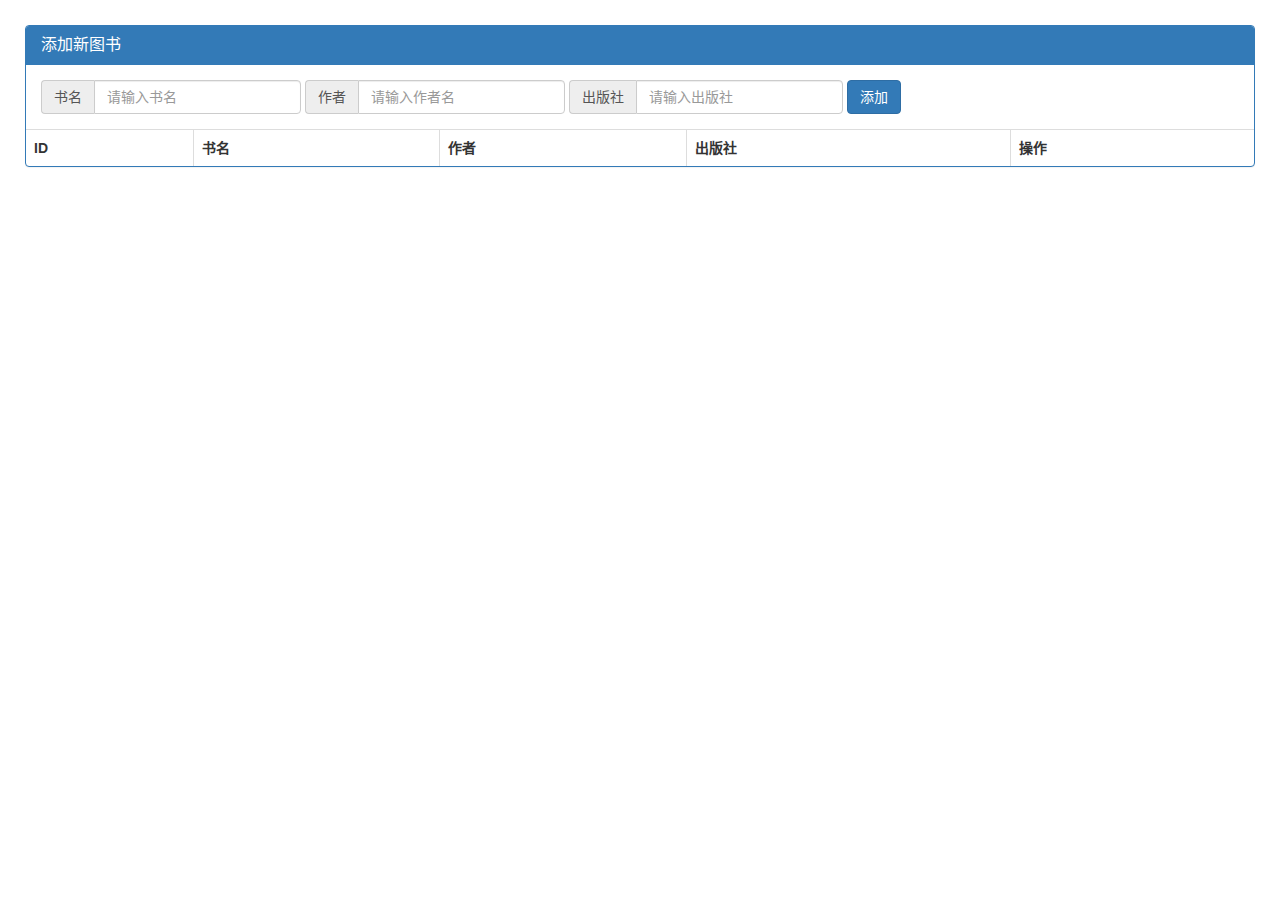
<file: Ajax/图书管理系统.html>
<!DOCTYPE html>
<html lang="zh-CN">

<head>
    <meta charset="UTF-8">
    <meta http-equiv="X-UA-Compatible" content="IE=edge">
    <meta name="viewport" content="width=device-width, initial-scale=1.0">
    <title>Document</title>
    <link rel="stylesheet" href="../lib/bootstrap-3.4.1-dist/css/bootstrap.min.css">
    <script src="../jQuery.js"></script>
    <script>
        $(function () {
            getBooksList()
            function getBooksList () {
                $.get('http://www.liulongbin.top:3006/api/getbooks', function (rel) {
                    if (rel.status !== 200) return alert(rel.msg)
                    var raw = []
                    $.each(rel.data, function (i, item) {
                        raw.push('<tr><td>' + item.id + '</td><td>' + item.bookname + '</td><td>' + item.author + '</td><td>' + item.publisher + '</td><td><a href="javascript:;" class="del" data-id="' + item.id + '">删除</a></td></tr>')
                    })
                    // a链接需要用双引号
                    $('#bookBody').empty().append(raw.join(''))
                })
            }
            //删除图书操作
            // 通过代理的方式为动态创建出的a链接添加事件
            $('#bookBody').on('click', '.del', function () {
                var id = $(this).attr('data-id')
                $.get('http://www.liulongbin.top:3006/api/delbook', { 'id': id }, function (rel) {
                    if (rel.status !== 200) return alert(rel.msg)
                    getBooksList()
                })
            })
            // 添加图书操作
            $('.btn-add').on('click', function () {
                var bookName = $('#iptBookName').val()
                var author = $('#iptAuthor').val()
                var publisher = $('#iptPublisher').val()
                $.post('http://www.liulongbin.top:3006/api/addbook', { 'bookname': bookName, 'author': author, 'publisher': publisher }, function (rel) {
                    if (rel.status !== 201) return alert(rel.msg)
                    getBooksList()
                })
            })

        })
    </script>
</head>

<body style="padding: 25px;">

    <!-- panel面板 -->
    <div class="panel panel-primary">
        <div class="panel-heading">
            <h3 class="panel-title">添加新图书</h3>
        </div>
        <div class="panel-body form-inline">


            <div class="input-group">
                <div class="input-group-addon">书名</div>
                <input type="text" class="form-control" id="iptBookName" placeholder="请输入书名">
            </div>

            <div class="input-group">
                <div class="input-group-addon">作者</div>
                <input type="text" class="form-control" id="iptAuthor" placeholder="请输入作者名">
            </div>
            <div class="input-group">
                <div class="input-group-addon">出版社</div>
                <input type="text" class="form-control" id="iptPublisher" placeholder="请输入出版社">
            </div>
            <button class="btn btn-primary btn-add">添加</button>


        </div>
        <!-- 图书的表格 -->
        <table class="table table-bordered table-hover">
            <thead>
                <tr>
                    <th>ID</th>
                    <th>书名</th>
                    <th>作者</th>
                    <th>出版社</th>
                    <th>操作</th>
                </tr>
            </thead>
            <tbody id="bookBody">

            </tbody>
        </table>

</body>

</html>
</file>
<file: Artico/css/style.css>
*{
    margin: 0;
    padding: 0;
}
li{
    list-style: none;
}
body{
    background-color: #acacac;
}
a{
    text-decoration: none;
    color: #333333;
}
a:hover{
    text-decoration: underline;
}
.w{
    margin: 0 auto;
    width: 1300px;
}
.main{
    margin-top: 50px;
}
.left{
    float: left;
    padding-top: 50px;
    border-right: dotted #505050 5px;
    width: 300px;
    height: 780px;
    text-align: center;
    background-color: #f2f2f2;
    color: #333333;
    border-radius: 3px 0 0 3px;
}
.left button{
    display: inline-block;
    margin-bottom: 30px;
    border: none;
    height: 30px;
    width: 200px;
    background-color: #f2f2f2;
    font-size: 20px;
    outline: none;
}
.left button:hover{
    text-decoration: underline;
}
.center{
    float: left;
    padding-top: 50px;
    padding-left: 50px;
    width: 900px;
    height: 780px;
    font-size: 18px;
    background-color: #f2f2f2;
    border-radius: 0 30px 30px 0;
}
.center .east{    
    display: none;
}
.center .west{
    display: none;
}
</file>
<file: 学成网首页/style.css>
*{
    margin: 0;
    padding: 0;
}
body{
    background-color: #f3f5f7;
}
a{
    text-decoration: none;
}
.w{
    width: 1200px;
    margin: auto;
}
.clearfix:before,.clearfix:after {
    content:"";
    display:table; 
  }
  .clearfix:after {
    clear:both;
  }
  .clearfix {
     *zoom:1;
  } 

li{
    list-style: none;
}
.header{
    height: 42px;
    margin: 30px auto;
}
.logo{
    float: left;
    width: 195px;
    height: 42px;
}
.nav{
    float: left;
    height: 42px;
    margin-left: 70px;
}
.nav ul li{
    float: left;
    margin: 0 10px;
}
.nav ul li a{
    display: block;
    height: 42px;
    padding: 0 10px;
    line-height: 42px;
    font-size: 18px;
    color: #050505;
}
.nav ul li a:hover{
    border-bottom: 2px solid #00a4ff;
    color:#00a4ff
}
.search{
    float: left;
    height: 42px;
    width: 411px;
    margin-left: 75px;
}
.search input{
    float: left;
    height: 38px;
    width: 340px;
    margin: 1px 0;
    padding-left: 20px;
    border: solid 1px #08a5fa;
    border-right: none;
    font-size: 14px;
    color: #bfbfbf;
    border-radius: 0px;
    outline: none;
}
.search button{
    float: left;
    width: 50px;
    height: 40px;
    margin: 1px 0;
    border: none;
    background-color: #00a4ff;
    outline: none;
    border-radius: 0px;
}
.search button:active{
    background-color: #0183c9;
}
.user{
    float:right;
    height: 42px;
    line-height: 42px;
    margin-right: 35px;
    font-size: 14px;
    color: #7e7e7f;
}
.user img{
    height: 30px;
    border-radius: 15px;
    margin-bottom: 6px;
}
.banner{
    height: 420px;
    background-color: #1c036c;
}
.banner .w{
    height: 420px;
    background: url(img/banner2.png) no-repeat top center;
}
.subnav{
    float: left;
    position: relative;
    width: 190px;
    height: 396px;
    padding: 12px 0;
    background-color: rgba(0,0,0,0.2);
}
.subnav>li>a{
    display: inline-block;
    width: 150px;
    height: 44px;
    padding: 0 20px;
    line-height: 44px;
    color: #ffffff;
    font-size: 14px;
}
.subnav>li>a span{
    float: right;
}
.subnav>li>a:hover{
    color: #00a4ff;
    background-color: rgba(0,0,0,0.3);
}
.subnav .nextnav{
  display: none;
  position: absolute;
  left: 190px;
  top: 0;
  width: 600px;
  height: 420px;
  background-color: rgba(0,0,0,0.2);
}
.subnav>li:hover .nextnav{
    display: block;
}
.banner .subnav .nextnav li {
  display: inline-block;
  float: left;
  padding-right: 30px;
  padding-top: 20px;
}
.banner .subnav .nextnav li a{
    font-size: 14px;
    word-spacing: 10px;
    font-weight:lighter;
    color: rgba(255, 255, 255, 0.925);
}
.banner .subnav .nextnav li a:hover{
    color: #00a4ff;
}
.course{
  position: relative;
    float: right;
    height: 300px;
    width: 230px;
    margin-top: 50px;
    background-color: #fff;
}
.closeCourse button{
  position:absolute;
  left: -20px;
  height: 20px;
  width: 20px;
  border: none;
  font-size: 24px;
  text-align: center;
  line-height: 20px;
  color: #9bceea;
  background-color: #fff;
  outline: none; 
  border-radius: 0px;
}
.course>h2{
    height: 48px;
    background-color: #9bceea;
    font-size: 18px;
    color: #ffffff;
    text-align: center;
    line-height: 48px;
}
.course .bd ul li{
    padding: 14px 0px;
    margin-left: 20px;
    margin-right: 20px;
    border-bottom: 1px solid #9c9c9c;
}
.course .bd ul li h2{
    font-size: 16px;
    font-weight: 400px;
}
.course .bd ul li span{
    font-size: 14px;
    font-weight: 400px;
}
.course .bd ul li P{
    font-size: 12px;
    color: #999999;
}
.course .bd ul li a{
    color: black;
}
.course .bd ul li a:hover{
    color: #00a4ff;
}
.course .bd button{
    width: 198px;
    height: 38px;
    border: 1px solid #00a4ff;
    margin:5px 15px;
    background-color: #fff;
    color: #00a4ff;
    outline: none;
    border-radius: 0px;
}
.course .bd button:active{
    background-color: #00a4ff;
    color: #fff;
}

.goods {
    height: 60px;
    margin-top: 8px;
    line-height: 60px;
    background-color: #fff;
    box-shadow: 0px 2px 4px 3px rgba(0,0,0,0.1);
}
.goods h3 {
    float: left;
    margin: 0 34px;
    font-size: 16px;
    color: #00a4ff;
}
.goods ul li{
    float: left;
}
.goods ul li a{
    color: #050505;
    padding: 0 36px;
    border-left: #bfbfbf 1px solid;
}
.goods .mod{
    float: right;
    margin: 0 26px;
    font-size: 14px;
}
.goods .mod a{
    color: #00a4ff;
}
.box-hd{
    margin: 37px auto 21px;
    height: 45px;
}
.box-hd h3{
    float: left;
    color: #494949;
    font-size: 20px;
}
.box-hd a{
    float: right;
    padding-top: 10px;
    color: #a5a5a5;
    font-size: 12px;
}
.list ul{
    width: 1225px;
}
.list ul a li{
    float: left;
    width: 228px;
    height: 270px;
    margin-right: 15px;
    margin-bottom: 15px;
    background-color: #ffffff;
}
.list img{
    width: 228px;
}
.text{
    margin: 25px;
}
.text h4{
    float: left;
    color: black;
    font-size: 14px;
    line-height: 20px;
}
.text p{
    float: left;
    margin-top: 20px;
    font-size: 12px;
    color: #ff7c2d;
}
.text span{
    color: #999999;
}
.list ul li:hover{
    box-shadow:-8px 8px 15px -2px rgba(0,0,0,.1);
}
.footer{
    height: 417px;
    background-color: #fff;
}
.footer .w{
    padding-top: 34px;
}
</file>
<file: 检卫官网/css/index.css>
* {
    margin: 0;
    padding: 0;
}

body {
    background-color: #f2f2f2;
}

a {
    text-decoration: none;
    color: black;
}

.w {
    width: 80vw;
    margin: auto;
}

.title {
    display: inline-block;
    padding-bottom: 10px;
    border-bottom: #079436 5px solid;
    transition: border .3s;
}

.clearfix:before,
.clearfix:after {
    content: "";
    display: table;
}

.clearfix:after {
    clear: both;
}

.clearfix {
    *zoom: 1;
}

li {
    list-style: none;
}

.header {
    display: flex;
    width: 80vw;
    margin: 0 auto;
    height: 88px;
    padding: 15px 30px;
    justify-content: space-between;
    align-items: center;
    flex-wrap: nowrap;
}

.logo {
    flex: 0.6;
}

.logo img {
    height: 5vw;
}

.nav {
    flex: 0.5;
    display: flex;
    justify-content: center;
}

.nav li {
    margin-right: 3.2vw;
    font-size: 1.2vw;
    letter-spacing: 2px;
}

.banner {
    position: relative;
    width: 98vw;
    height: calc(100vw/3.04);
    margin: auto;
    overflow: hidden;
}

.banner ul {
    position: absolute;
    left: 0;
    top: 0;
    width: 700%;
}

.banner ul li {
    float: left;
}

.banner ul li img {
    width: 98vw;
}

.pre,
.next {
    display: none;
    position: absolute;
    top: 48%;
    width: 2vw;
    height: 2vw;
    text-align: center;
    font-size: 2vw;
}

.pre a,
.next a {
    color: #c0c0c0;
}

.pre {
    left: 0;
}

.pre a:hover,
.next a:hover {
    color: #ffff;
}

.next {
    right: 0;
}

.circle {
    position: absolute;
    bottom: 20px;
    left: 46%;
    width: 8.6vw;
    margin-left: -50px;
    text-align: center;
}

.circle li {
    display: inline-block;
    width: 0.6vw;
    height: 0.6vw;
    margin-left: 0.6vw;
    border-radius: 50%;
    background-color: rgba(148, 145, 145, 0.3);
}

.circle .select {
    background-color: #fff;
}

/* //公司简介 */
.jianjie {
    display: flex;
    justify-content: space-between;
    height: 400px;
    margin-top: 50px;
}

.jianjie_left {
    flex: 0.2;
    background-color: #fff;
    margin-right: 20px;
    border-radius: 5px;
    /* text-align: center; */
}

.jianjie_left .title {
    text-align: left;
}

.jianjie_right {
    flex: 1;
    background-color: #fff;
    border-radius: 5px;
}

/* 产品介绍 */
.canpin {
    height: 450px;
    width: 80vw;
    height: 55vh;
    margin: 10px auto;
}

.canpin ul {
    display: flex;
    margin: 0 auto;
    justify-content: space-between;
    /* 水平均匀分布 */
    align-items: center;
    /* 垂直居中 */
}

.canpin ul li {
    flex: .2;
    display: inline-block;
    height: 48vh;
    background-color: #fff;
    transition: all .3s;
}

.canpin ul .active {
    flex: .3;
    transition: all .3s;
}

.dizhi {
    background-color: #fff;
    height: 30vw;
    position: relative;
}

.map {
    float: left;
    width: 30vw;
    height: 30vw;
    background-color: #fff;
    overflow: hidden;
}

.xinxi {
    float: left;
    margin-left: 8vw;
}

#user_data {
    margin-top: 50px;
}

#user_data input {
    display: table;
    width: 20vw;
    height: 1.5vw;
}

#user_data textarea {
    resize: none;
}

#user_data button {
    width: 100px;
    height: 50px;
    font-size: 20px;
}

.foot {
    height: 105px;
    background-color: rgb(66, 66, 66);
}
</file>
